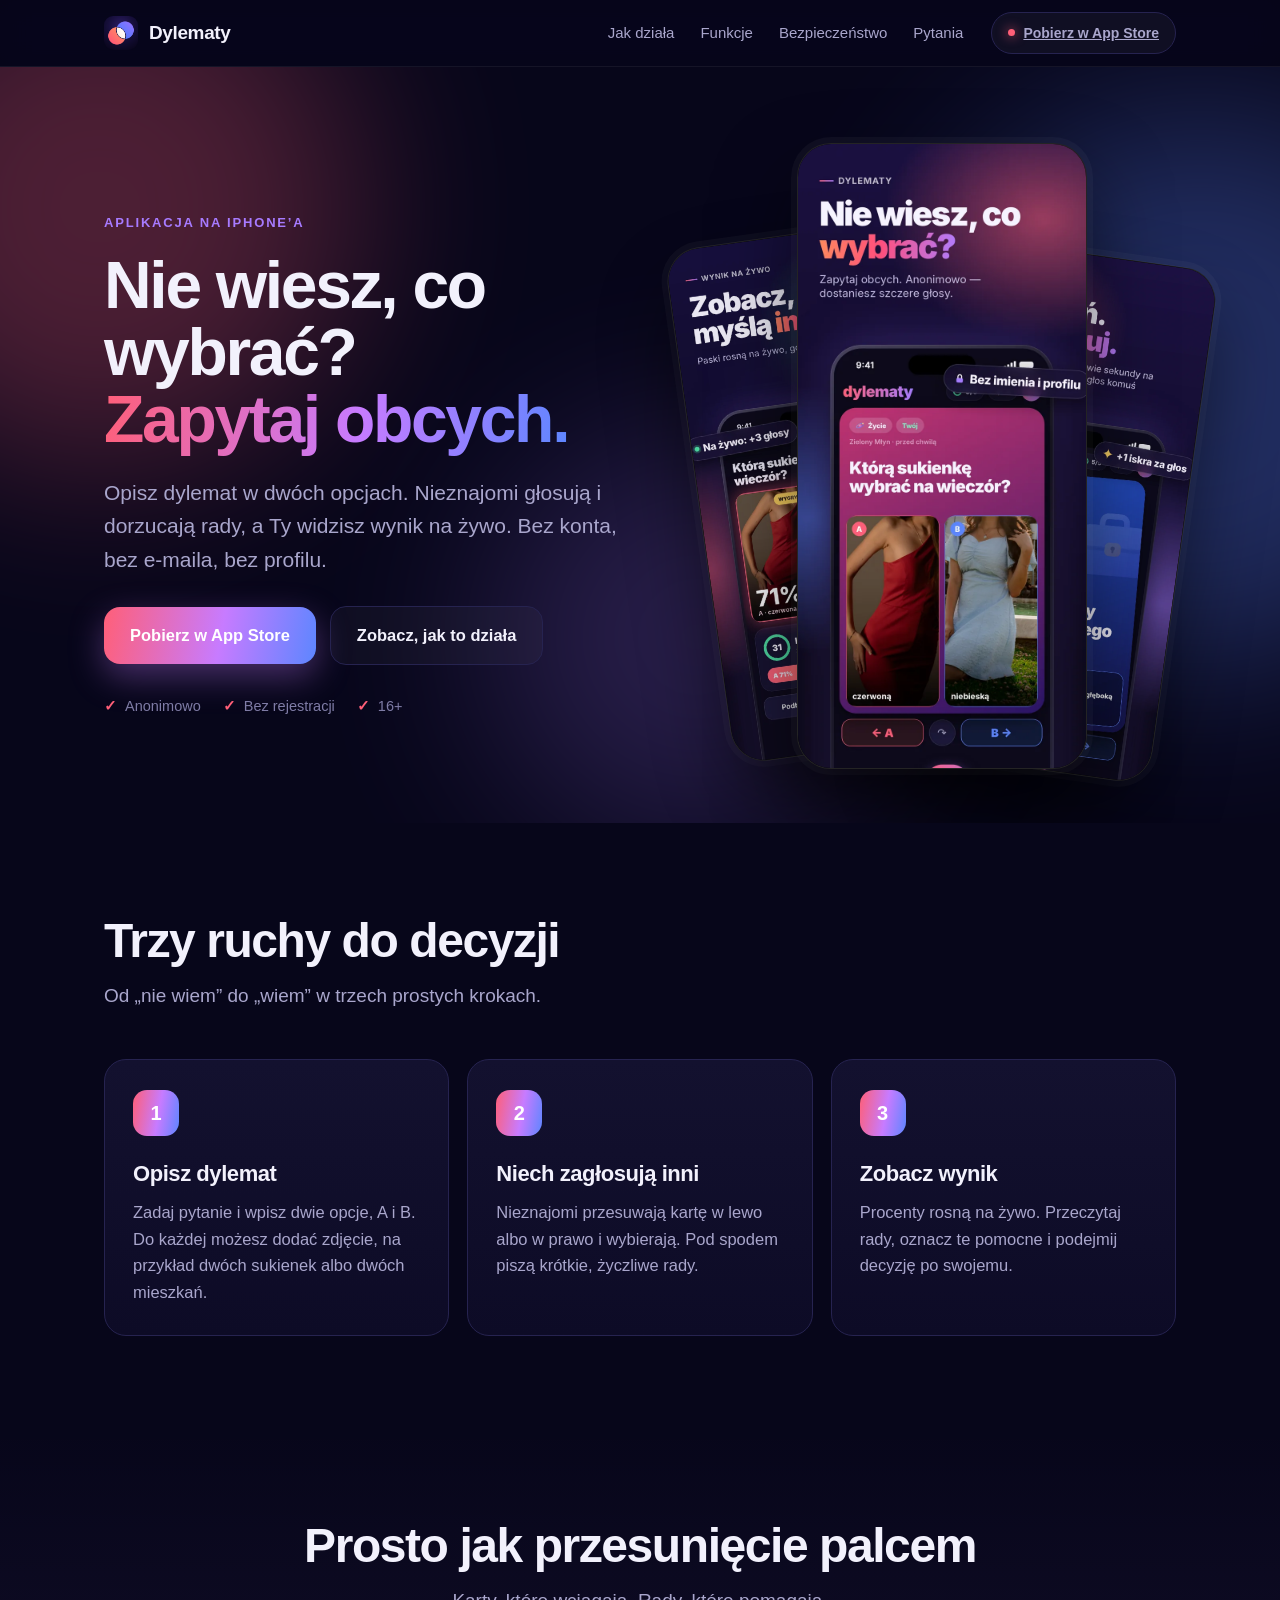
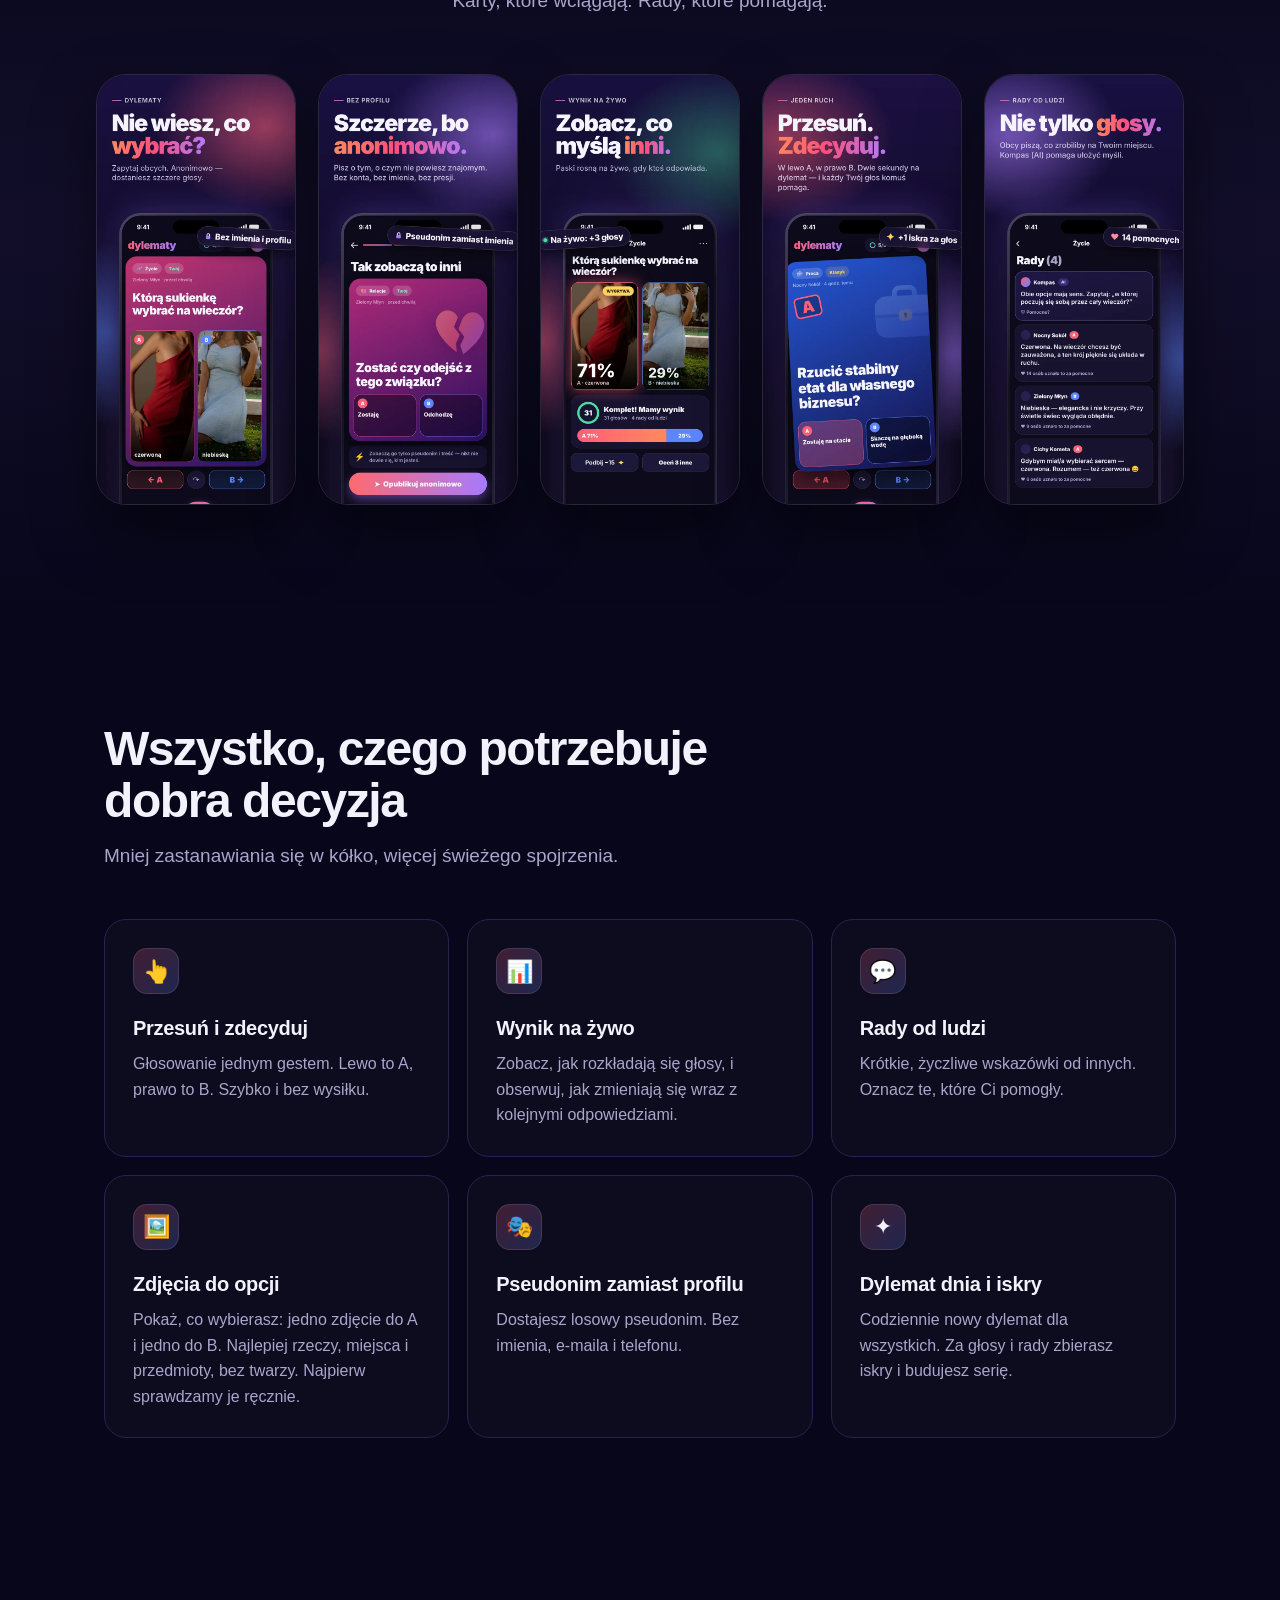
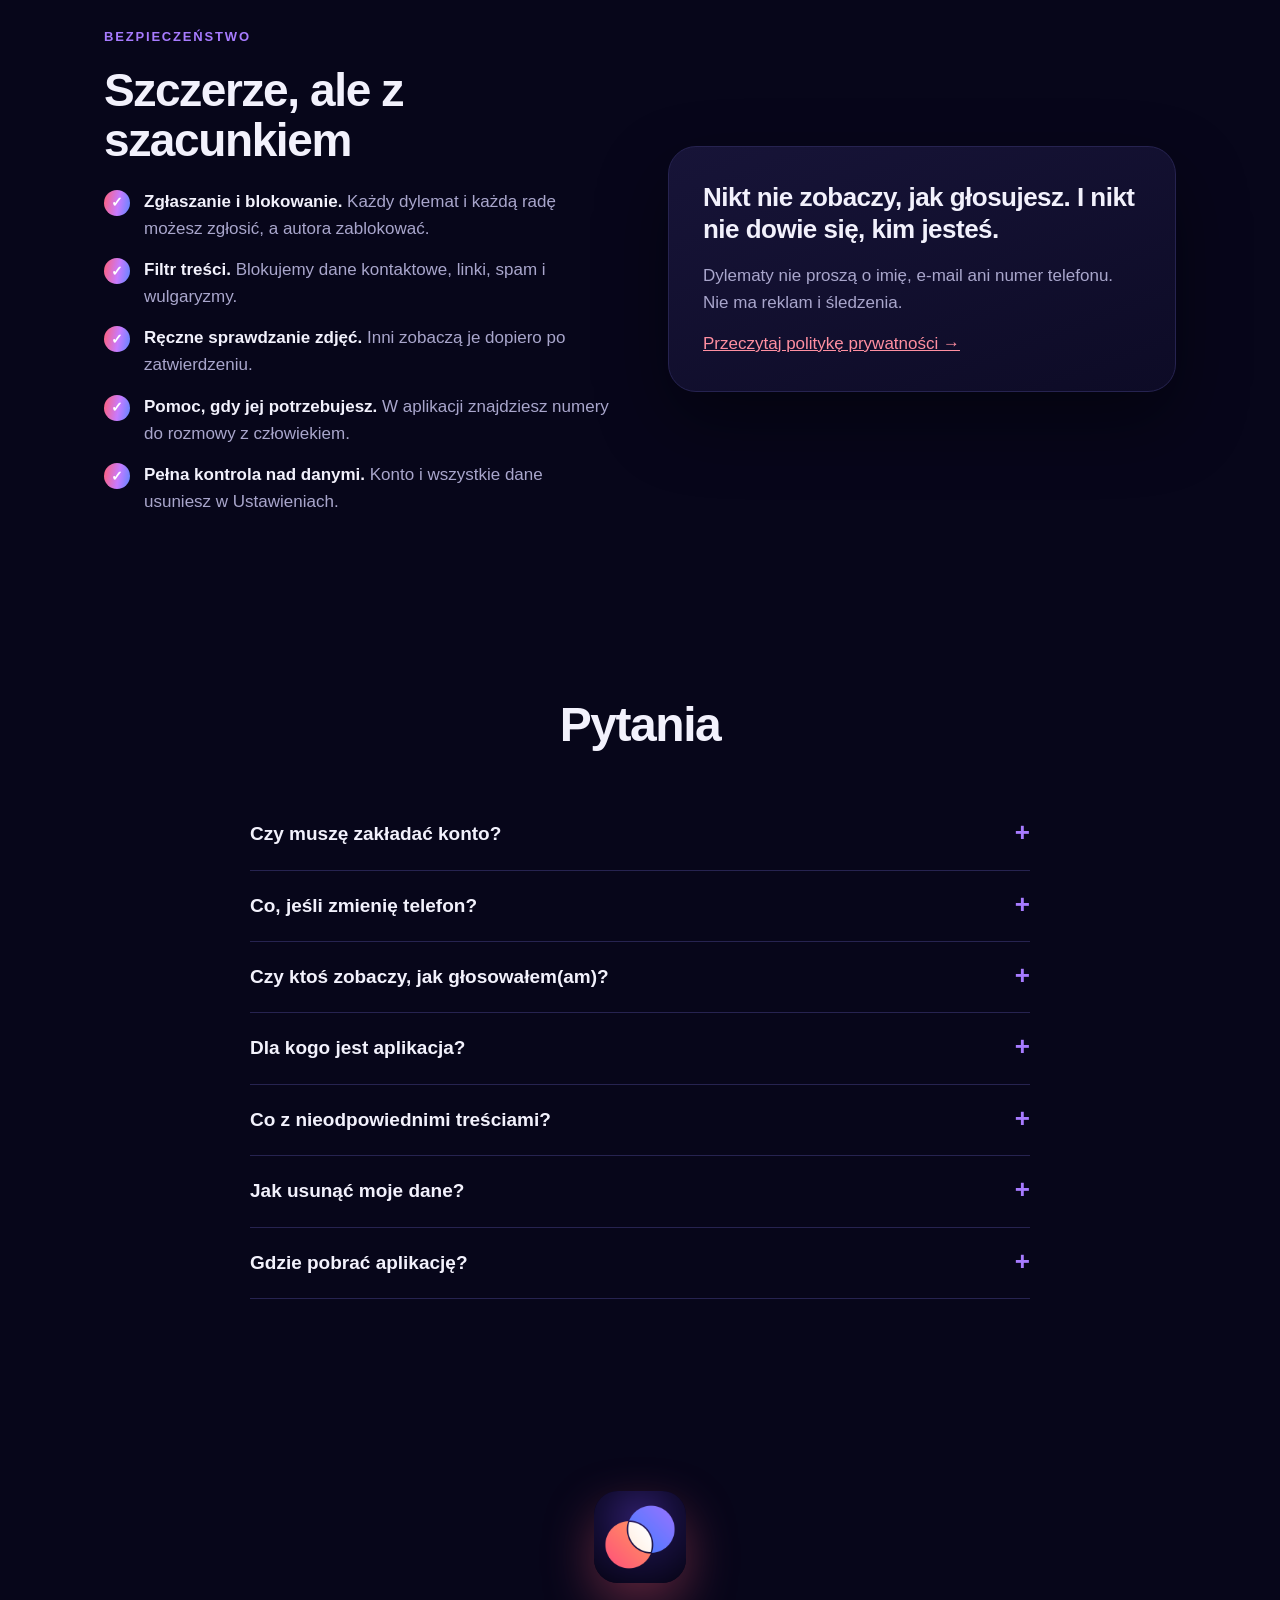
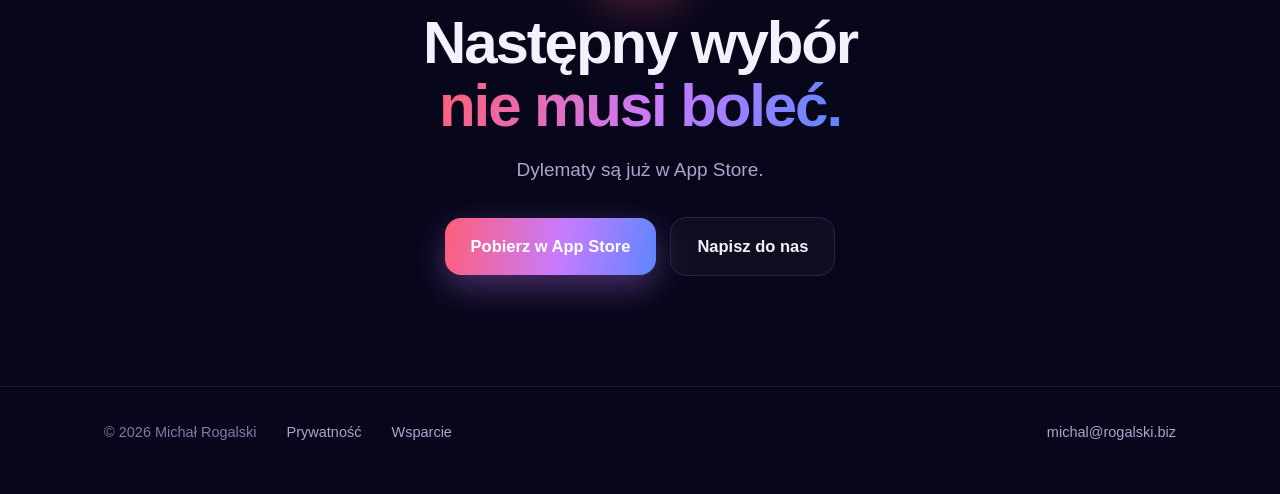
<file: index.html>
<!doctype html><html lang="pl"><head><meta charset="utf-8">
<meta name="viewport" content="width=device-width,initial-scale=1,viewport-fit=cover">
<title>Dylematy: zapytaj obcych, co wybrać</title><meta name="description" content="Wrzuć dylemat A albo B. Nieznajomi głosują i radzą. Anonimowo, bez konta i bez e-maila. Aplikacja na iPhone’a.">
<meta name="theme-color" content="#07061a">
<link rel="icon" type="image/png" href="assets/favicon.png"><link rel="apple-touch-icon" href="assets/apple-touch-icon.png">
<meta property="og:type" content="website"><meta property="og:title" content="Dylematy: zapytaj obcych, co wybrać"><meta property="og:description" content="Wrzuć dylemat A albo B. Nieznajomi głosują i radzą. Anonimowo, bez konta i bez e-maila. Aplikacja na iPhone’a.">
<meta property="og:image" content="https://michael-rogalski.github.io/dylematy/assets/og.png"><meta property="og:url" content="https://michael-rogalski.github.io/dylematy/"><meta property="og:locale" content="pl_PL">
<meta name="twitter:card" content="summary_large_image">
<link rel="stylesheet" href="assets/style.css"><script>document.documentElement.classList.add('js')</script></head><body><header class="nav"><div class="wrap"><a class="brand" href="index.html"><img src="assets/icon-512.png" alt="" width="34" height="34">Dylematy</a>
<ul><li><a href="#jak">Jak działa</a></li><li><a href="#funkcje">Funkcje</a></li><li><a href="#bezpieczenstwo">Bezpieczeństwo</a></li><li><a href="#faq">Pytania</a></li></ul>
<a class="pill" href="https://apps.apple.com/pl/app/dylematy-decyzje-i-rady/id6838701318?l=pl"><i></i>Pobierz w App Store</a></div></header>
<main>
<section class="hero"><div class="glow a"></div><div class="glow b"></div><div class="glow c"></div>
<div class="wrap">
<div>
<span class="eyebrow">Aplikacja na iPhone’a</span>
<h1>Nie wiesz, co wybrać?<br><span class="g">Zapytaj obcych.</span></h1>
<p class="lead">Opisz dylemat w dwóch opcjach. Nieznajomi głosują i dorzucają rady, a Ty widzisz wynik na żywo. Bez konta, bez e-maila, bez profilu.</p>
<div class="cta"><a class="btn main" href="https://apps.apple.com/pl/app/dylematy-decyzje-i-rady/id6838701318?l=pl">Pobierz w App Store</a><a class="btn ghost" href="#jak">Zobacz, jak to działa</a></div>
<div class="facts"><span>Anonimowo</span><span>Bez rejestracji</span><span>16+</span></div>
</div>
<div class="phones" aria-hidden="true">
<div class="ph l"><img src="assets/3-wynik-na-zywo.webp" alt="" width="720" height="1561"></div>
<div class="ph r"><img src="assets/4-przesun-zdecyduj.webp" alt="" width="720" height="1561"></div>
<div class="ph m"><img src="assets/1-zapytaj-obcych.webp" alt="" width="720" height="1561" fetchpriority="high"></div>
</div>
</div></section>

<section id="jak"><div class="wrap">
<div class="sh rv"><h2>Trzy ruchy do decyzji</h2><p>Od „nie wiem” do „wiem” w trzech prostych krokach.</p></div>
<div class="steps">
<div class="step rv"><b>1</b><h3>Opisz dylemat</h3><p>Zadaj pytanie i wpisz dwie opcje, A i B. Do każdej możesz dodać zdjęcie, na przykład dwóch sukienek albo dwóch mieszkań.</p></div>
<div class="step rv"><b>2</b><h3>Niech zagłosują inni</h3><p>Nieznajomi przesuwają kartę w lewo albo w prawo i wybierają. Pod spodem piszą krótkie, życzliwe rady.</p></div>
<div class="step rv"><b>3</b><h3>Zobacz wynik</h3><p>Procenty rosną na żywo. Przeczytaj rady, oznacz te pomocne i podejmij decyzję po swojemu.</p></div>
</div></div></section>

<section class="gallery"><div class="wrap">
<div class="sh center rv" style="text-align:center"><h2>Prosto jak przesunięcie palcem</h2><p>Karty, które wciągają. Rady, które pomagają.</p></div>
<div class="rail rv">
<figure><img src="assets/1-zapytaj-obcych.webp" alt="Dylemat na karcie z opcjami A i B" loading="lazy" width="720" height="1561"></figure>
<figure><img src="assets/2-anonimowo.webp" alt="Anonimowe konto z pseudonimem" loading="lazy" width="720" height="1561"></figure>
<figure><img src="assets/3-wynik-na-zywo.webp" alt="Wynik głosowania na żywo" loading="lazy" width="720" height="1561"></figure>
<figure><img src="assets/4-przesun-zdecyduj.webp" alt="Przesuń kartę, aby zagłosować" loading="lazy" width="720" height="1561"></figure>
<figure><img src="assets/5-rady.webp" alt="Rady od innych użytkowników" loading="lazy" width="720" height="1561"></figure>
</div></div></section>

<section id="funkcje"><div class="wrap">
<div class="sh rv"><h2>Wszystko, czego potrzebuje dobra decyzja</h2><p>Mniej zastanawiania się w kółko, więcej świeżego spojrzenia.</p></div>
<div class="grid">
<div class="feat rv"><div class="ico">👆</div><h3>Przesuń i zdecyduj</h3><p>Głosowanie jednym gestem. Lewo to A, prawo to B. Szybko i bez wysiłku.</p></div>
<div class="feat rv"><div class="ico">📊</div><h3>Wynik na żywo</h3><p>Zobacz, jak rozkładają się głosy, i obserwuj, jak zmieniają się wraz z kolejnymi odpowiedziami.</p></div>
<div class="feat rv"><div class="ico">💬</div><h3>Rady od ludzi</h3><p>Krótkie, życzliwe wskazówki od innych. Oznacz te, które Ci pomogły.</p></div>
<div class="feat rv"><div class="ico">🖼️</div><h3>Zdjęcia do opcji</h3><p>Pokaż, co wybierasz: jedno zdjęcie do A i jedno do B. Najlepiej rzeczy, miejsca i przedmioty, bez twarzy. Najpierw sprawdzamy je ręcznie.</p></div>
<div class="feat rv"><div class="ico">🎭</div><h3>Pseudonim zamiast profilu</h3><p>Dostajesz losowy pseudonim. Bez imienia, e-maila i telefonu.</p></div>
<div class="feat rv"><div class="ico">✦</div><h3>Dylemat dnia i iskry</h3><p>Codziennie nowy dylemat dla wszystkich. Za głosy i rady zbierasz iskry i budujesz serię.</p></div>
</div></div></section>

<section id="bezpieczenstwo"><div class="wrap safe">
<div class="rv">
<span class="eyebrow">Bezpieczeństwo</span>
<h2 style="font-size:clamp(30px,4.4vw,46px);line-height:1.08;letter-spacing:-.03em;margin:0 0 22px;font-weight:820">Szczerze, ale z szacunkiem</h2>
<ul>
<li><span><b>Zgłaszanie i blokowanie.</b> Każdy dylemat i każdą radę możesz zgłosić, a autora zablokować.</span></li>
<li><span><b>Filtr treści.</b> Blokujemy dane kontaktowe, linki, spam i wulgaryzmy.</span></li>
<li><span><b>Ręczne sprawdzanie zdjęć.</b> Inni zobaczą je dopiero po zatwierdzeniu.</span></li>
<li><span><b>Pomoc, gdy jej potrzebujesz.</b> W aplikacji znajdziesz numery do rozmowy z człowiekiem.</span></li>
<li><span><b>Pełna kontrola nad danymi.</b> Konto i wszystkie dane usuniesz w Ustawieniach.</span></li>
</ul></div>
<div class="panel rv"><p class="big">Nikt nie zobaczy, jak głosujesz. I nikt nie dowie się, kim jesteś.</p>
<p>Dylematy nie proszą o imię, e-mail ani numer telefonu. Nie ma reklam i śledzenia.</p>
<p style="margin:0"><a href="prywatnosc.html" style="color:#ff8fa1">Przeczytaj politykę prywatności →</a></p></div>
</div></section>

<section id="faq"><div class="wrap">
<div class="sh center rv" style="text-align:center"><h2>Pytania</h2></div>
<div class="faq rv">
<details><summary>Czy muszę zakładać konto?</summary><p>Nie. Przy pierwszym uruchomieniu dostajesz anonimowe konto i losowy pseudonim, który możesz zmienić w Ustawieniach. Opcjonalnie możesz zabezpieczyć konto logowaniem przez Apple. Nie pobieramy wtedy Twojego imienia ani e-maila.</p></details>
<details><summary>Co, jeśli zmienię telefon?</summary><p>Jeśli wcześniej zabezpieczyłeś(aś) konto przez Apple (Ustawienia → Zabezpiecz konto przez Apple), na nowym telefonie wybierz Ustawienia → Mam już konto i zaloguj się tym samym Apple ID. Odzyskasz swoje dylematy i rady. Bez zabezpieczenia konta nie da się go przenieść na inne urządzenie.</p></details>
<details><summary>Czy ktoś zobaczy, jak głosowałem(am)?</summary><p>Nie. Inni widzą wyłącznie łączny wynik. Autor dylematu zobaczy procenty, nie to, kto jak zagłosował.</p></details>
<details><summary>Dla kogo jest aplikacja?</summary><p>Dla osób od 16 roku życia. To miejsce do szukania świeżego spojrzenia na codzienne wybory, a nie zastępstwo dla terapeuty, lekarza czy prawnika.</p></details>
<details><summary>Co z nieodpowiednimi treściami?</summary><p>Można je zgłosić jednym dotknięciem, a autora zablokować. Zgłoszenia sprawdzamy ręcznie, zwykle w ciągu 24 godzin. Treści, które naruszają zasady, usuwamy.</p></details>
<details><summary>Jak usunąć moje dane?</summary><p>W aplikacji: Ustawienia, a potem „Usuń moje dane”. Kasujemy konto, dylematy, rady, głosy i zdjęcia.</p></details>
<details><summary>Gdzie pobrać aplikację?</summary><p>Dylematy są dostępne w App Store na iPhone'a. <a href="https://apps.apple.com/pl/app/dylematy-decyzje-i-rady/id6838701318?l=pl">Pobierz aplikację</a>.</p></details>
</div></div></section>

<section class="final"><div class="wrap rv">
<img class="ic" src="assets/icon-512.png" alt="Ikona aplikacji Dylematy" width="92" height="92">
<h2>Następny wybór<br><span class="g">nie musi boleć.</span></h2>
<p>Dylematy są już w App Store.</p>
<div class="cta"><a class="btn main" href="https://apps.apple.com/pl/app/dylematy-decyzje-i-rady/id6838701318?l=pl">Pobierz w App Store</a><a class="btn ghost" href="mailto:michal@rogalski.biz">Napisz do nas</a></div>
</div></section>
</main><footer><div class="wrap"><span>© 2026 Michał Rogalski</span><a href="prywatnosc.html">Prywatność</a><a href="wsparcie.html">Wsparcie</a><a class="sp" href="mailto:michal@rogalski.biz">michal@rogalski.biz</a></div></footer><script>(function(){var e=document.querySelectorAll('.rv');if(!('IntersectionObserver'in window)){e.forEach(function(x){x.classList.add('in')});return}
var o=new IntersectionObserver(function(t){t.forEach(function(i){if(i.isIntersecting){i.target.classList.add('in');o.unobserve(i.target)}})},{threshold:.12});
e.forEach(function(x){o.observe(x)})})();</script></body></html>
</file>
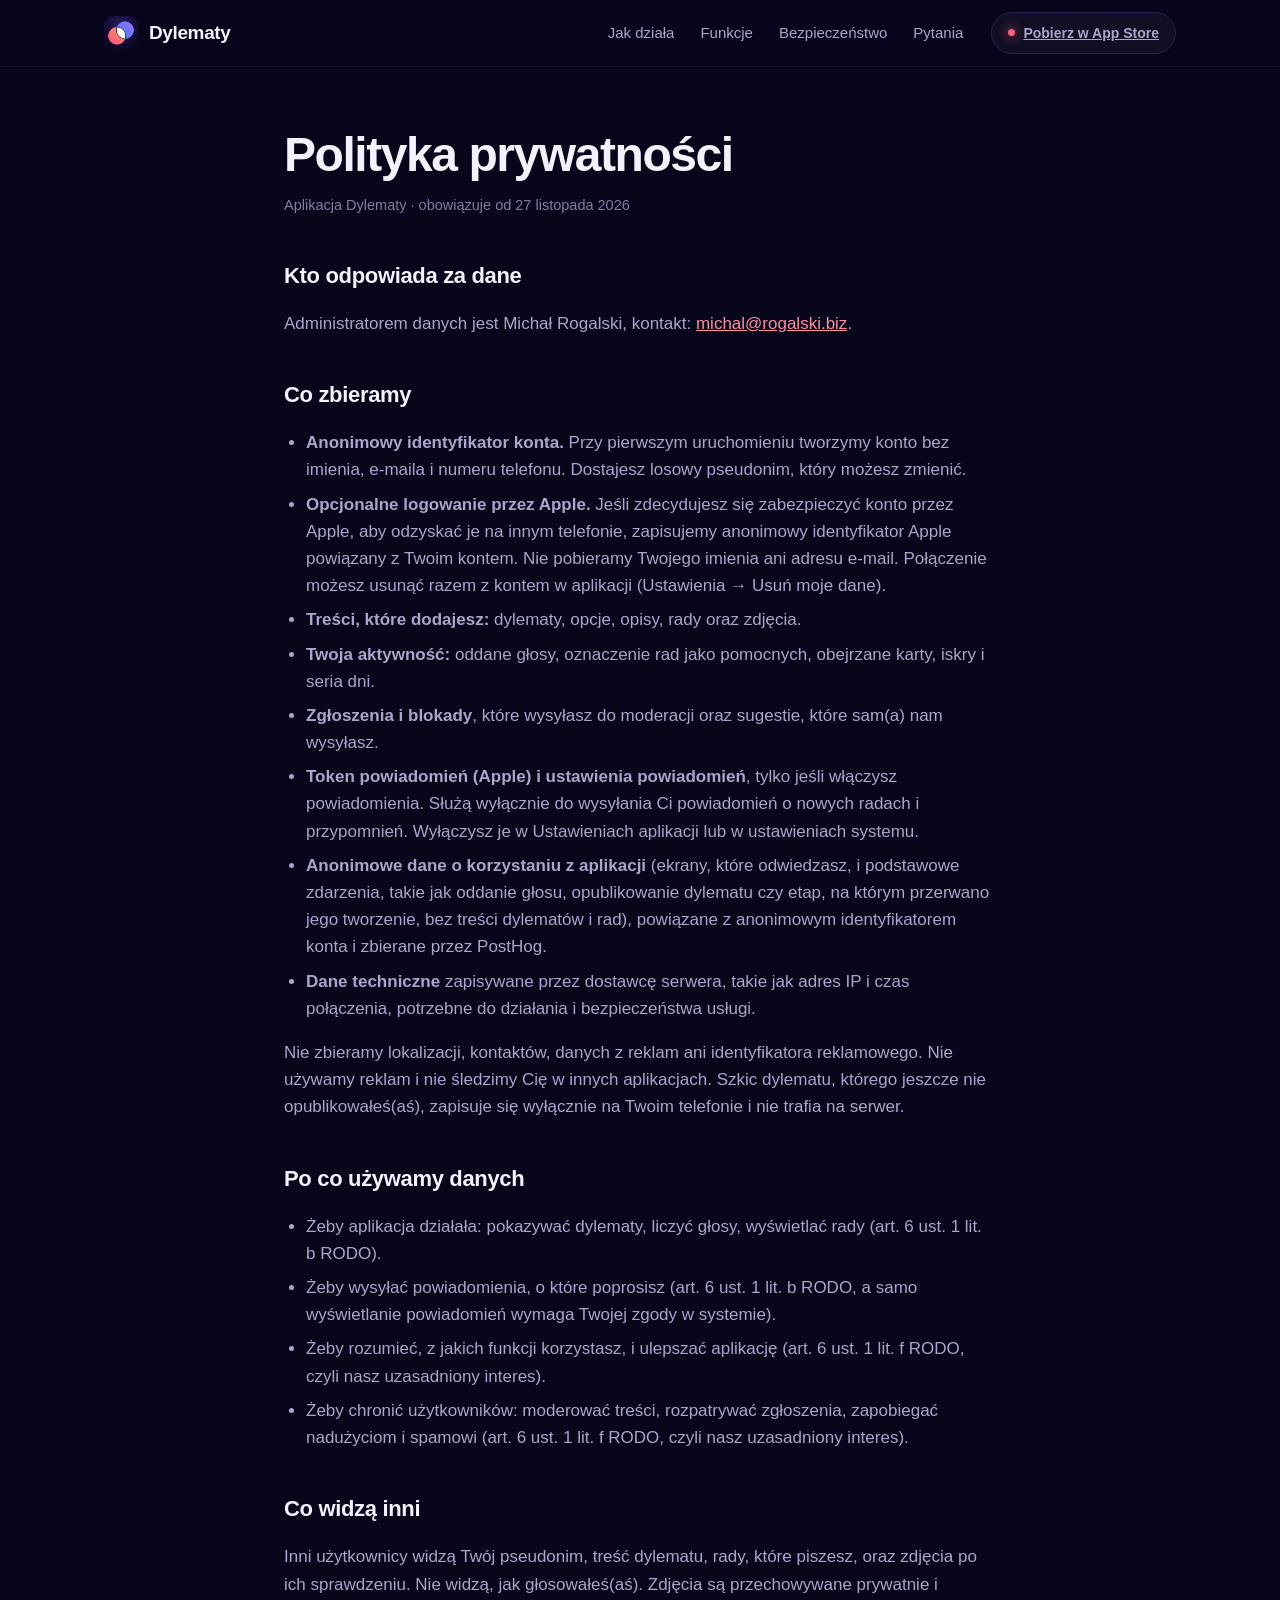
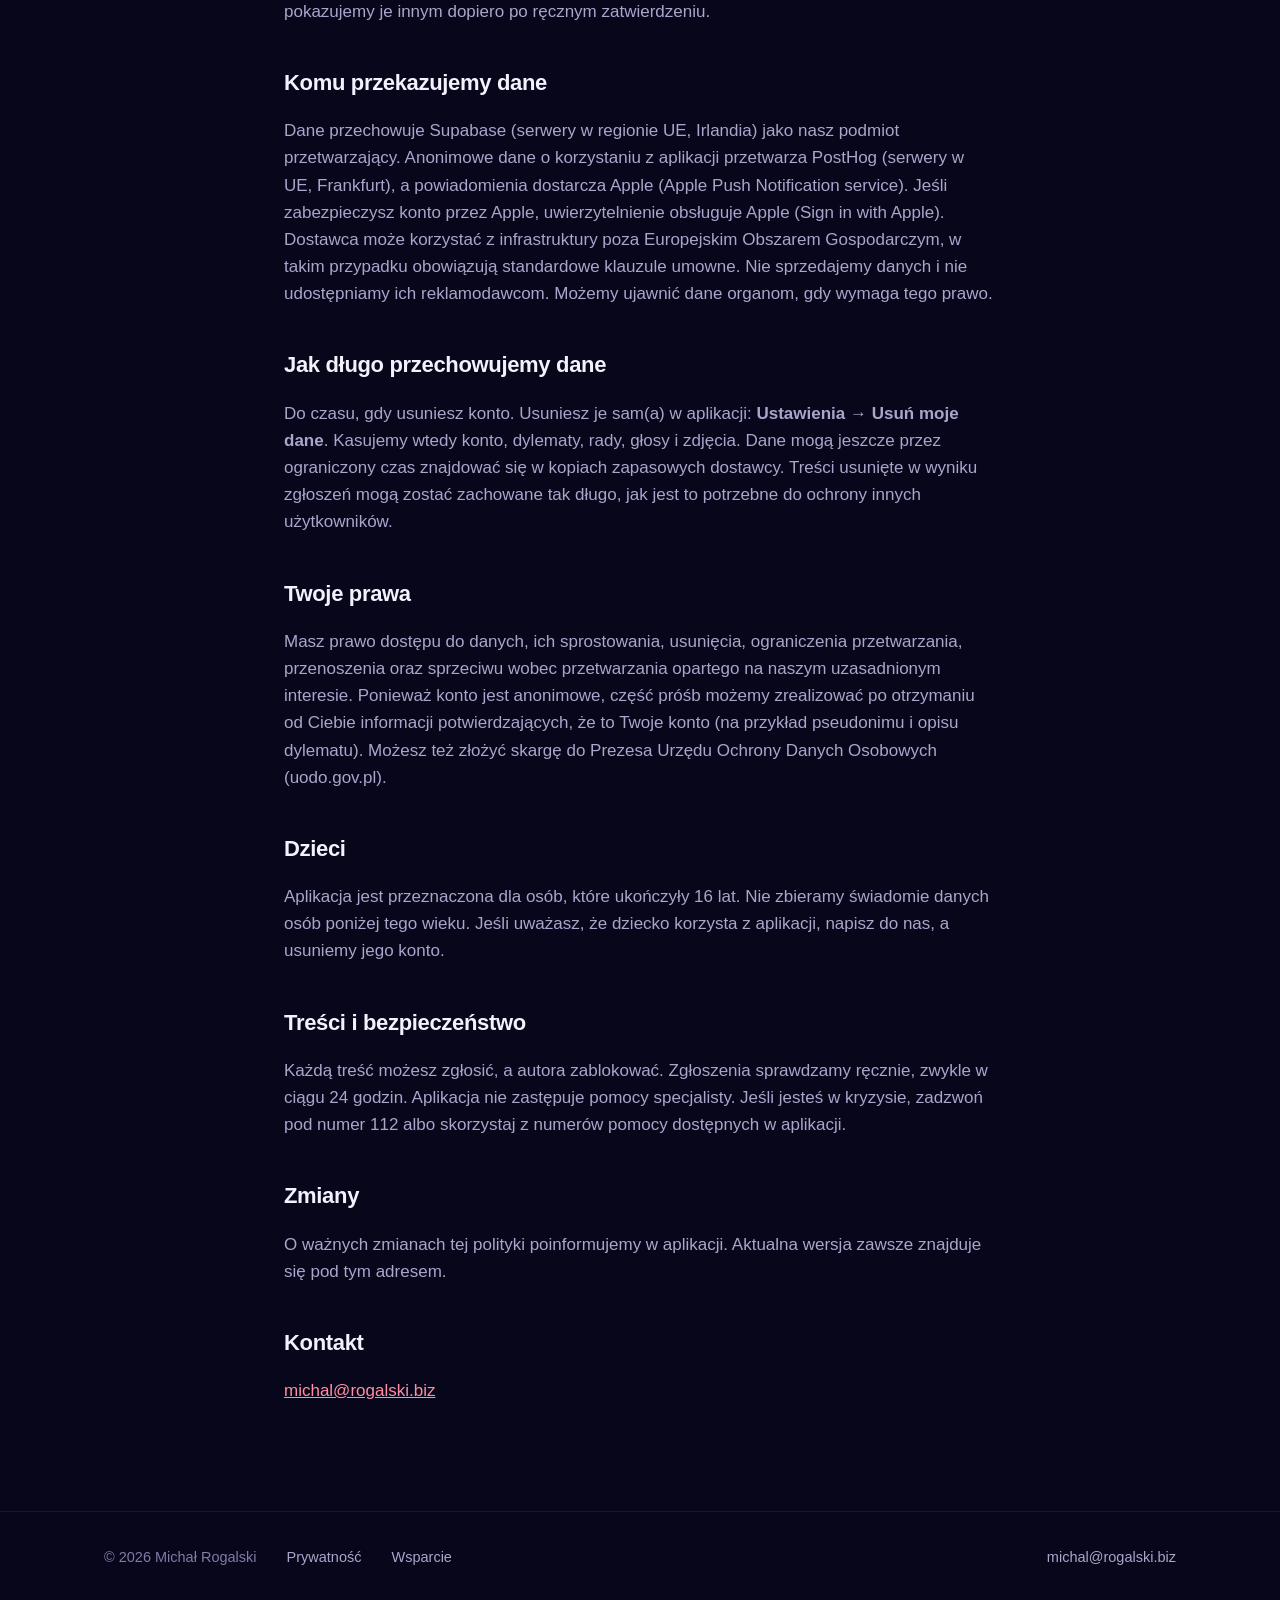
<file: prywatnosc.html>
<!doctype html><html lang="pl"><head><meta charset="utf-8">
<meta name="viewport" content="width=device-width,initial-scale=1,viewport-fit=cover">
<title>Polityka prywatności · Dylematy</title><meta name="description" content="Jakie dane zbiera aplikacja Dylematy, po co i jak możesz je usunąć.">
<meta name="theme-color" content="#07061a">
<link rel="icon" type="image/png" href="assets/favicon.png"><link rel="apple-touch-icon" href="assets/apple-touch-icon.png">
<meta property="og:type" content="website"><meta property="og:title" content="Polityka prywatności · Dylematy"><meta property="og:description" content="Jakie dane zbiera aplikacja Dylematy, po co i jak możesz je usunąć.">
<meta property="og:image" content="https://michael-rogalski.github.io/dylematy/assets/og.png"><meta property="og:url" content="https://michael-rogalski.github.io/dylematy/prywatnosc.html"><meta property="og:locale" content="pl_PL">
<meta name="twitter:card" content="summary_large_image">
<link rel="stylesheet" href="assets/style.css"><script>document.documentElement.classList.add('js')</script></head><body><header class="nav"><div class="wrap"><a class="brand" href="index.html"><img src="assets/icon-512.png" alt="" width="34" height="34">Dylematy</a>
<ul><li><a href="index.html#jak">Jak działa</a></li><li><a href="index.html#funkcje">Funkcje</a></li><li><a href="index.html#bezpieczenstwo">Bezpieczeństwo</a></li><li><a href="index.html#faq">Pytania</a></li></ul>
<a class="pill" href="https://apps.apple.com/pl/app/dylematy-decyzje-i-rady/id6838701318?l=pl"><i></i>Pobierz w App Store</a></div></header><main class="doc"><h1>Polityka prywatności</h1>
<p class="dim">Aplikacja Dylematy · obowiązuje od 27 listopada 2026</p>

<h2>Kto odpowiada za dane</h2>
<p>Administratorem danych jest Michał Rogalski, kontakt: <a href="mailto:michal@rogalski.biz">michal@rogalski.biz</a>.</p>

<h2>Co zbieramy</h2>
<ul>
<li><b>Anonimowy identyfikator konta.</b> Przy pierwszym uruchomieniu tworzymy konto bez imienia, e-maila i numeru telefonu. Dostajesz losowy pseudonim, który możesz zmienić.</li>
<li><b>Opcjonalne logowanie przez Apple.</b> Jeśli zdecydujesz się zabezpieczyć konto przez Apple, aby odzyskać je na innym telefonie, zapisujemy anonimowy identyfikator Apple powiązany z Twoim kontem. Nie pobieramy Twojego imienia ani adresu e-mail. Połączenie możesz usunąć razem z kontem w aplikacji (Ustawienia → Usuń moje dane).</li>
<li><b>Treści, które dodajesz:</b> dylematy, opcje, opisy, rady oraz zdjęcia.</li>
<li><b>Twoja aktywność:</b> oddane głosy, oznaczenie rad jako pomocnych, obejrzane karty, iskry i seria dni.</li>
<li><b>Zgłoszenia i blokady</b>, które wysyłasz do moderacji oraz sugestie, które sam(a) nam wysyłasz.</li>
<li><b>Token powiadomień (Apple) i ustawienia powiadomień</b>, tylko jeśli włączysz powiadomienia. Służą wyłącznie do wysyłania Ci powiadomień o nowych radach i przypomnień. Wyłączysz je w Ustawieniach aplikacji lub w ustawieniach systemu.</li>
<li><b>Anonimowe dane o korzystaniu z aplikacji</b> (ekrany, które odwiedzasz, i podstawowe zdarzenia, takie jak oddanie głosu, opublikowanie dylematu czy etap, na którym przerwano jego tworzenie, bez treści dylematów i rad), powiązane z anonimowym identyfikatorem konta i zbierane przez PostHog.</li>
<li><b>Dane techniczne</b> zapisywane przez dostawcę serwera, takie jak adres IP i czas połączenia, potrzebne do działania i bezpieczeństwa usługi.</li>
</ul>
<p>Nie zbieramy lokalizacji, kontaktów, danych z reklam ani identyfikatora reklamowego. Nie używamy reklam i nie śledzimy Cię w innych aplikacjach. Szkic dylematu, którego jeszcze nie opublikowałeś(aś), zapisuje się wyłącznie na Twoim telefonie i nie trafia na serwer.</p>

<h2>Po co używamy danych</h2>
<ul>
<li>Żeby aplikacja działała: pokazywać dylematy, liczyć głosy, wyświetlać rady (art. 6 ust. 1 lit. b RODO).</li>
<li>Żeby wysyłać powiadomienia, o które poprosisz (art. 6 ust. 1 lit. b RODO, a samo wyświetlanie powiadomień wymaga Twojej zgody w systemie).</li>
<li>Żeby rozumieć, z jakich funkcji korzystasz, i ulepszać aplikację (art. 6 ust. 1 lit. f RODO, czyli nasz uzasadniony interes).</li>
<li>Żeby chronić użytkowników: moderować treści, rozpatrywać zgłoszenia, zapobiegać nadużyciom i spamowi (art. 6 ust. 1 lit. f RODO, czyli nasz uzasadniony interes).</li>
</ul>

<h2>Co widzą inni</h2>
<p>Inni użytkownicy widzą Twój pseudonim, treść dylematu, rady, które piszesz, oraz zdjęcia po ich sprawdzeniu. Nie widzą, jak głosowałeś(aś). Zdjęcia są przechowywane prywatnie i pokazujemy je innym dopiero po ręcznym zatwierdzeniu.</p>

<h2>Komu przekazujemy dane</h2>
<p>Dane przechowuje Supabase (serwery w regionie UE, Irlandia) jako nasz podmiot przetwarzający. Anonimowe dane o korzystaniu z aplikacji przetwarza PostHog (serwery w UE, Frankfurt), a powiadomienia dostarcza Apple (Apple Push Notification service). Jeśli zabezpieczysz konto przez Apple, uwierzytelnienie obsługuje Apple (Sign in with Apple). Dostawca może korzystać z infrastruktury poza Europejskim Obszarem Gospodarczym, w takim przypadku obowiązują standardowe klauzule umowne. Nie sprzedajemy danych i nie udostępniamy ich reklamodawcom. Możemy ujawnić dane organom, gdy wymaga tego prawo.</p>

<h2>Jak długo przechowujemy dane</h2>
<p>Do czasu, gdy usuniesz konto. Usuniesz je sam(a) w aplikacji: <b>Ustawienia → Usuń moje dane</b>. Kasujemy wtedy konto, dylematy, rady, głosy i zdjęcia. Dane mogą jeszcze przez ograniczony czas znajdować się w kopiach zapasowych dostawcy. Treści usunięte w wyniku zgłoszeń mogą zostać zachowane tak długo, jak jest to potrzebne do ochrony innych użytkowników.</p>

<h2>Twoje prawa</h2>
<p>Masz prawo dostępu do danych, ich sprostowania, usunięcia, ograniczenia przetwarzania, przenoszenia oraz sprzeciwu wobec przetwarzania opartego na naszym uzasadnionym interesie. Ponieważ konto jest anonimowe, część próśb możemy zrealizować po otrzymaniu od Ciebie informacji potwierdzających, że to Twoje konto (na przykład pseudonimu i opisu dylematu). Możesz też złożyć skargę do Prezesa Urzędu Ochrony Danych Osobowych (uodo.gov.pl).</p>

<h2>Dzieci</h2>
<p>Aplikacja jest przeznaczona dla osób, które ukończyły 16 lat. Nie zbieramy świadomie danych osób poniżej tego wieku. Jeśli uważasz, że dziecko korzysta z aplikacji, napisz do nas, a usuniemy jego konto.</p>

<h2>Treści i bezpieczeństwo</h2>
<p>Każdą treść możesz zgłosić, a autora zablokować. Zgłoszenia sprawdzamy ręcznie, zwykle w ciągu 24 godzin. Aplikacja nie zastępuje pomocy specjalisty. Jeśli jesteś w kryzysie, zadzwoń pod numer 112 albo skorzystaj z numerów pomocy dostępnych w aplikacji.</p>

<h2>Zmiany</h2>
<p>O ważnych zmianach tej polityki poinformujemy w aplikacji. Aktualna wersja zawsze znajduje się pod tym adresem.</p>

<h2>Kontakt</h2>
<p><a href="mailto:michal@rogalski.biz">michal@rogalski.biz</a></p></main><footer><div class="wrap"><span>© 2026 Michał Rogalski</span><a href="prywatnosc.html">Prywatność</a><a href="wsparcie.html">Wsparcie</a><a class="sp" href="mailto:michal@rogalski.biz">michal@rogalski.biz</a></div></footer></body></html>
</file>
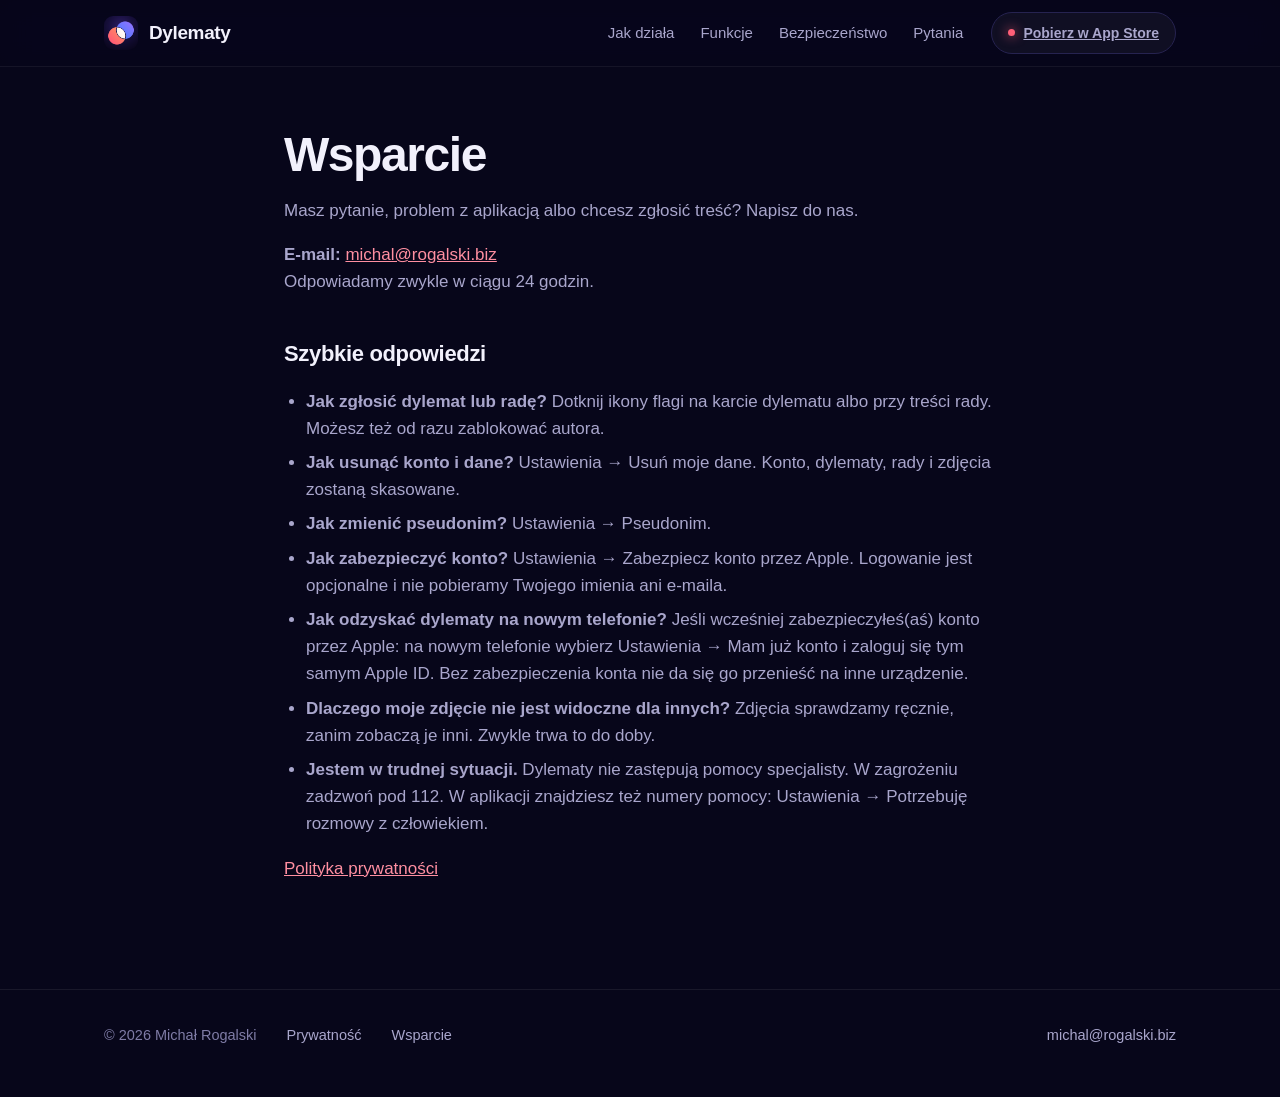
<file: wsparcie.html>
<!doctype html><html lang="pl"><head><meta charset="utf-8">
<meta name="viewport" content="width=device-width,initial-scale=1,viewport-fit=cover">
<title>Wsparcie · Dylematy</title><meta name="description" content="Kontakt, zgłaszanie treści i odpowiedzi na najczęstsze pytania o aplikację Dylematy.">
<meta name="theme-color" content="#07061a">
<link rel="icon" type="image/png" href="assets/favicon.png"><link rel="apple-touch-icon" href="assets/apple-touch-icon.png">
<meta property="og:type" content="website"><meta property="og:title" content="Wsparcie · Dylematy"><meta property="og:description" content="Kontakt, zgłaszanie treści i odpowiedzi na najczęstsze pytania o aplikację Dylematy.">
<meta property="og:image" content="https://michael-rogalski.github.io/dylematy/assets/og.png"><meta property="og:url" content="https://michael-rogalski.github.io/dylematy/wsparcie.html"><meta property="og:locale" content="pl_PL">
<meta name="twitter:card" content="summary_large_image">
<link rel="stylesheet" href="assets/style.css"><script>document.documentElement.classList.add('js')</script></head><body><header class="nav"><div class="wrap"><a class="brand" href="index.html"><img src="assets/icon-512.png" alt="" width="34" height="34">Dylematy</a>
<ul><li><a href="index.html#jak">Jak działa</a></li><li><a href="index.html#funkcje">Funkcje</a></li><li><a href="index.html#bezpieczenstwo">Bezpieczeństwo</a></li><li><a href="index.html#faq">Pytania</a></li></ul>
<a class="pill" href="https://apps.apple.com/pl/app/dylematy-decyzje-i-rady/id6838701318?l=pl"><i></i>Pobierz w App Store</a></div></header><main class="doc"><h1>Wsparcie</h1>
<p>Masz pytanie, problem z aplikacją albo chcesz zgłosić treść? Napisz do nas.</p>
<div class="card"><p><b>E-mail:</b> <a href="mailto:michal@rogalski.biz">michal@rogalski.biz</a><br>Odpowiadamy zwykle w ciągu 24 godzin.</p></div>

<h2>Szybkie odpowiedzi</h2>
<ul>
<li><b>Jak zgłosić dylemat lub radę?</b> Dotknij ikony flagi na karcie dylematu albo przy treści rady. Możesz też od razu zablokować autora.</li>
<li><b>Jak usunąć konto i dane?</b> Ustawienia → Usuń moje dane. Konto, dylematy, rady i zdjęcia zostaną skasowane.</li>
<li><b>Jak zmienić pseudonim?</b> Ustawienia → Pseudonim.</li>
<li><b>Jak zabezpieczyć konto?</b> Ustawienia → Zabezpiecz konto przez Apple. Logowanie jest opcjonalne i nie pobieramy Twojego imienia ani e-maila.</li>
<li><b>Jak odzyskać dylematy na nowym telefonie?</b> Jeśli wcześniej zabezpieczyłeś(aś) konto przez Apple: na nowym telefonie wybierz Ustawienia → Mam już konto i zaloguj się tym samym Apple ID. Bez zabezpieczenia konta nie da się go przenieść na inne urządzenie.</li>
<li><b>Dlaczego moje zdjęcie nie jest widoczne dla innych?</b> Zdjęcia sprawdzamy ręcznie, zanim zobaczą je inni. Zwykle trwa to do doby.</li>
<li><b>Jestem w trudnej sytuacji.</b> Dylematy nie zastępują pomocy specjalisty. W zagrożeniu zadzwoń pod 112. W aplikacji znajdziesz też numery pomocy: Ustawienia → Potrzebuję rozmowy z człowiekiem.</li>
</ul>
<p><a href="prywatnosc.html">Polityka prywatności</a></p></main><footer><div class="wrap"><span>© 2026 Michał Rogalski</span><a href="prywatnosc.html">Prywatność</a><a href="wsparcie.html">Wsparcie</a><a class="sp" href="mailto:michal@rogalski.biz">michal@rogalski.biz</a></div></footer></body></html>
</file>
<file: assets/style.css>
:root{
  --bg:#07061a; --bg2:#0d0b26; --card:#13112f; --line:#262350;
  --text:#f2f1fc; --dim:#a9a6cc; --mute:#7f7ca6;
  --coral:#ff5f78; --violet:#a77bff; --blue:#5d86ff;
  --grad:linear-gradient(100deg,#ff5f78 0%,#c77bff 55%,#5d86ff 100%);
  --r:22px;
}
*{box-sizing:border-box}
html{scroll-behavior:smooth;-webkit-text-size-adjust:100%}
body{margin:0;background:var(--bg);color:var(--text);
  font:17px/1.6 -apple-system,BlinkMacSystemFont,"SF Pro Text","Segoe UI",Inter,Roboto,Helvetica,Arial,sans-serif;
  -webkit-font-smoothing:antialiased;overflow-x:hidden}
img{max-width:100%;height:auto;display:block}
a{color:inherit}
.wrap{max-width:1120px;margin:0 auto;padding:0 24px}

/* nav */
.nav{position:sticky;top:0;z-index:50;backdrop-filter:saturate(1.4) blur(16px);
  -webkit-backdrop-filter:saturate(1.4) blur(16px);background:rgba(7,6,26,.72);
  border-bottom:1px solid rgba(255,255,255,.06)}
.nav .wrap{display:flex;align-items:center;gap:28px;height:66px}
.brand{display:flex;align-items:center;gap:11px;text-decoration:none;font-weight:800;font-size:19px;letter-spacing:-.02em}
.brand img{width:34px;height:34px;border-radius:9px}
.nav ul{display:flex;gap:26px;list-style:none;margin:0 0 0 auto;padding:0}
.nav ul a{text-decoration:none;color:var(--dim);font-size:15px;font-weight:500;transition:color .2s}
.nav ul a:hover{color:#fff}
.pill{display:inline-flex;align-items:center;gap:8px;padding:9px 16px;border-radius:999px;
  border:1px solid var(--line);background:rgba(255,255,255,.04);color:var(--dim);font-size:14px;font-weight:600;white-space:nowrap}
.pill i{width:7px;height:7px;border-radius:50%;background:var(--coral);box-shadow:0 0 12px var(--coral)}

/* hero */
.hero{position:relative;padding:76px 0 40px;overflow:hidden}
.glow{position:absolute;border-radius:50%;filter:blur(90px);opacity:.55;pointer-events:none}
.glow.a{width:520px;height:520px;background:#ff5f78;left:-160px;top:-120px;opacity:.28}
.glow.b{width:560px;height:560px;background:#5d86ff;right:-200px;top:40px;opacity:.30}
.glow.c{width:420px;height:420px;background:#a77bff;left:38%;top:360px;opacity:.20}
.hero .wrap{position:relative;display:grid;grid-template-columns:1.1fr .9fr;gap:30px;align-items:center}
.eyebrow{display:inline-block;font-size:13px;font-weight:700;letter-spacing:.14em;text-transform:uppercase;
  color:var(--violet);margin-bottom:18px}
h1{font-size:clamp(38px,5.3vw,66px);line-height:1.02;letter-spacing:-.035em;margin:0 0 22px;font-weight:850}
.g{background:var(--grad);-webkit-background-clip:text;background-clip:text;color:transparent}
.lead{font-size:clamp(18px,2.1vw,21px);color:var(--dim);max-width:520px;margin:0 0 30px}
.cta{display:flex;flex-wrap:wrap;gap:14px;align-items:center}
.btn{display:inline-flex;align-items:center;gap:10px;padding:15px 26px;border-radius:16px;font-weight:700;font-size:16.5px;
  text-decoration:none;transition:transform .2s,box-shadow .2s}
.btn.main{background:var(--grad);color:#fff;box-shadow:0 12px 34px rgba(199,123,255,.35)}
.btn.main:hover{transform:translateY(-2px);box-shadow:0 16px 40px rgba(199,123,255,.5)}
.btn.ghost{border:1px solid var(--line);color:var(--text);background:rgba(255,255,255,.03)}
.btn.ghost:hover{background:rgba(255,255,255,.07)}
.btn.soon{background:rgba(255,255,255,.06);border:1px solid var(--line);color:#fff;cursor:default}
.btn.soon:hover{transform:none}
.facts{display:flex;flex-wrap:wrap;gap:8px 22px;margin-top:30px;color:var(--mute);font-size:14.5px;font-weight:500}
.facts span::before{content:"✓";color:var(--coral);margin-right:8px;font-weight:800}

/* phones */
.phones{position:relative;height:640px}
.ph{position:absolute;border-radius:34px;overflow:hidden;border:1px solid rgba(255,255,255,.14);
  box-shadow:0 40px 80px rgba(0,0,0,.55),0 0 0 6px rgba(255,255,255,.035);background:#000}
.ph img{width:100%;height:auto}
.ph.m{width:290px;left:50%;top:0;transform:translateX(-50%);z-index:3;animation:fl 7s ease-in-out infinite}
.ph.l{width:240px;left:-2%;top:90px;transform:rotate(-8deg);z-index:2;opacity:.95;animation:fl 8s ease-in-out -2s infinite}
.ph.r{width:240px;right:-2%;top:110px;transform:rotate(8deg);z-index:2;opacity:.95;animation:fl 9s ease-in-out -4s infinite}
@keyframes fl{0%,100%{translate:0 0}50%{translate:0 -12px}}

/* sections */
section{padding:92px 0;position:relative}
.sh{max-width:680px;margin:0 0 48px}
.sh h2{font-size:clamp(30px,4.4vw,48px);line-height:1.08;letter-spacing:-.03em;margin:0 0 14px;font-weight:820}
.sh p{color:var(--dim);font-size:19px;margin:0}
.center{text-align:center;margin-left:auto;margin-right:auto}

.steps{display:grid;grid-template-columns:repeat(3,1fr);gap:18px}
.step{background:linear-gradient(180deg,var(--card),var(--bg2));border:1px solid var(--line);border-radius:var(--r);padding:30px 28px}
.step b{display:grid;place-items:center;width:46px;height:46px;border-radius:14px;background:var(--grad);
  font-size:20px;font-weight:850;margin-bottom:20px;color:#fff}
.step h3{margin:0 0 8px;font-size:22px;letter-spacing:-.02em}
.step p{margin:0;color:var(--dim);font-size:16.5px}

/* gallery */
.gallery{background:linear-gradient(180deg,transparent,rgba(167,123,255,.07),transparent)}
.rail{display:flex;gap:22px;overflow-x:auto;scroll-snap-type:x mandatory;padding:10px 24px 34px;
  margin:0 -24px;scrollbar-width:none}
.rail::-webkit-scrollbar{display:none}
.rail figure{flex:0 0 auto;width:268px;margin:0;scroll-snap-align:center}
.rail img{border-radius:30px;border:1px solid rgba(255,255,255,.12);box-shadow:0 28px 60px rgba(0,0,0,.5)}
@media(min-width:1000px){.rail{justify-content:center;overflow:visible;flex-wrap:nowrap}.rail figure{width:200px}}

.grid{display:grid;grid-template-columns:repeat(3,1fr);gap:18px}
.feat{border:1px solid var(--line);border-radius:var(--r);padding:28px;background:rgba(255,255,255,.025);
  transition:transform .25s,border-color .25s,background .25s}
.feat:hover{transform:translateY(-4px);border-color:#4a3f9a;background:rgba(255,255,255,.045)}
.ico{width:46px;height:46px;border-radius:14px;display:grid;place-items:center;margin-bottom:18px;
  background:linear-gradient(135deg,rgba(255,95,120,.22),rgba(93,134,255,.22));border:1px solid rgba(255,255,255,.1);font-size:22px}
.feat h3{margin:0 0 7px;font-size:20px;letter-spacing:-.015em}
.feat p{margin:0;color:var(--dim);font-size:16px}

.safe{display:grid;grid-template-columns:1fr 1fr;gap:56px;align-items:center}
.safe ul{list-style:none;padding:0;margin:0;display:grid;gap:14px}
.safe li{display:flex;gap:14px;align-items:flex-start;color:var(--dim);font-size:17px}
.safe li::before{content:"✓";flex:0 0 26px;height:26px;border-radius:50%;display:grid;place-items:center;
  background:var(--grad);color:#fff;font-weight:800;font-size:14px;margin-top:2px}
.safe li b{color:var(--text)}
.panel{border:1px solid var(--line);border-radius:28px;padding:34px;background:linear-gradient(160deg,#171438,#0d0b26);
  box-shadow:0 30px 70px rgba(0,0,0,.4)}
.panel p{margin:0 0 14px;color:var(--dim)}
.panel .big{font-size:26px;line-height:1.25;font-weight:800;letter-spacing:-.02em;color:var(--text);margin-bottom:16px}

details{border-bottom:1px solid var(--line);padding:20px 0}
details summary{cursor:pointer;font-weight:700;font-size:19px;list-style:none;display:flex;justify-content:space-between;gap:20px}
details summary::-webkit-details-marker{display:none}
details summary::after{content:"+";color:var(--violet);font-size:26px;line-height:1;transition:transform .2s}
details[open] summary::after{transform:rotate(45deg)}
details p{margin:12px 0 0;color:var(--dim);max-width:720px}
.faq{max-width:780px;margin:0 auto}

.final{text-align:center;padding:100px 0 110px;overflow:hidden}
.final h2{font-size:clamp(34px,5.2vw,60px);letter-spacing:-.035em;line-height:1.05;margin:0 0 18px;font-weight:850}
.final p{color:var(--dim);font-size:19px;margin:0 auto 32px;max-width:520px}
.final .cta{justify-content:center}
.final img.ic{width:92px;height:92px;border-radius:24px;margin:0 auto 28px;box-shadow:0 20px 50px rgba(255,95,120,.35)}

footer{border-top:1px solid rgba(255,255,255,.07);padding:34px 0 50px;color:var(--mute);font-size:14.5px}
footer .wrap{display:flex;flex-wrap:wrap;gap:14px 30px;align-items:center}
footer a{color:var(--dim);text-decoration:none}
footer a:hover{color:#fff}
footer .sp{margin-left:auto}

/* subpages */
.doc{max-width:760px;margin:0 auto;padding:64px 24px 90px}
.doc h1{font-size:clamp(34px,5vw,48px);letter-spacing:-.03em;margin:0 0 8px}
.doc h2{font-size:22px;margin:40px 0 8px;letter-spacing:-.015em}
.doc p,.doc li{color:var(--dim)}
.doc a{color:#ff8fa1}
.doc ul{padding-left:22px}.doc li{margin:7px 0}
.doc .dim{color:var(--mute);font-size:14.5px}
.doc .box{background:var(--card);border:1px solid var(--line);border-radius:18px;padding:20px 22px;margin:22px 0}

/* reveal */
.rv{opacity:0;transform:translateY(22px);transition:opacity .8s cubic-bezier(.2,.7,.2,1),transform .8s cubic-bezier(.2,.7,.2,1)}
.rv.in{opacity:1;transform:none}

@media(max-width:900px){
  .nav ul{display:none}.nav .pill{margin-left:auto}
  .hero{padding-top:44px}
  .hero .wrap{grid-template-columns:1fr;gap:10px}
  .phones{height:540px;margin-top:20px}
  .ph.m{width:250px}.ph.l,.ph.r{width:200px;top:80px}
  .steps,.grid{grid-template-columns:1fr}
  .safe{grid-template-columns:1fr;gap:34px}
  section{padding:68px 0}
}
@media(max-width:420px){.ph.l{left:-14%}.ph.r{right:-14%}}
@media(prefers-reduced-motion:reduce){*{animation:none!important;transition:none!important}.rv{opacity:1;transform:none}html{scroll-behavior:auto}}
</file>
